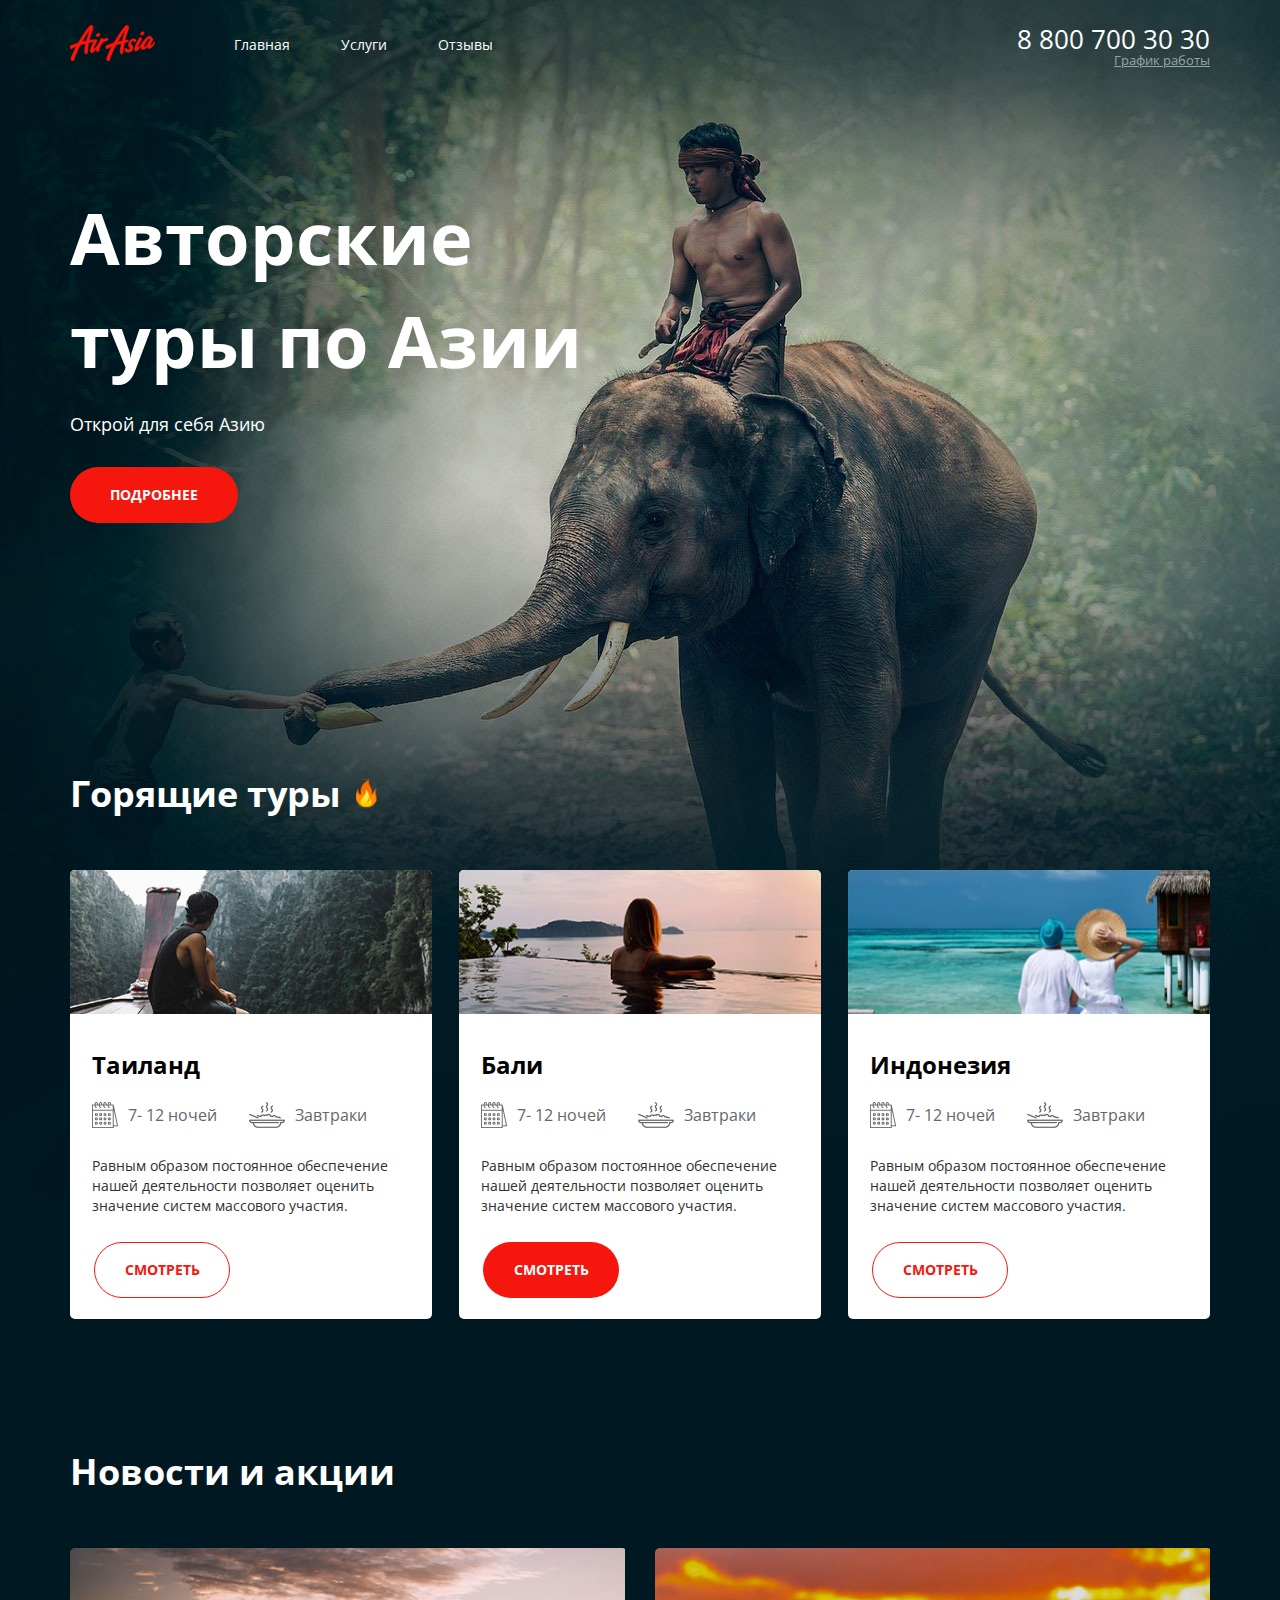
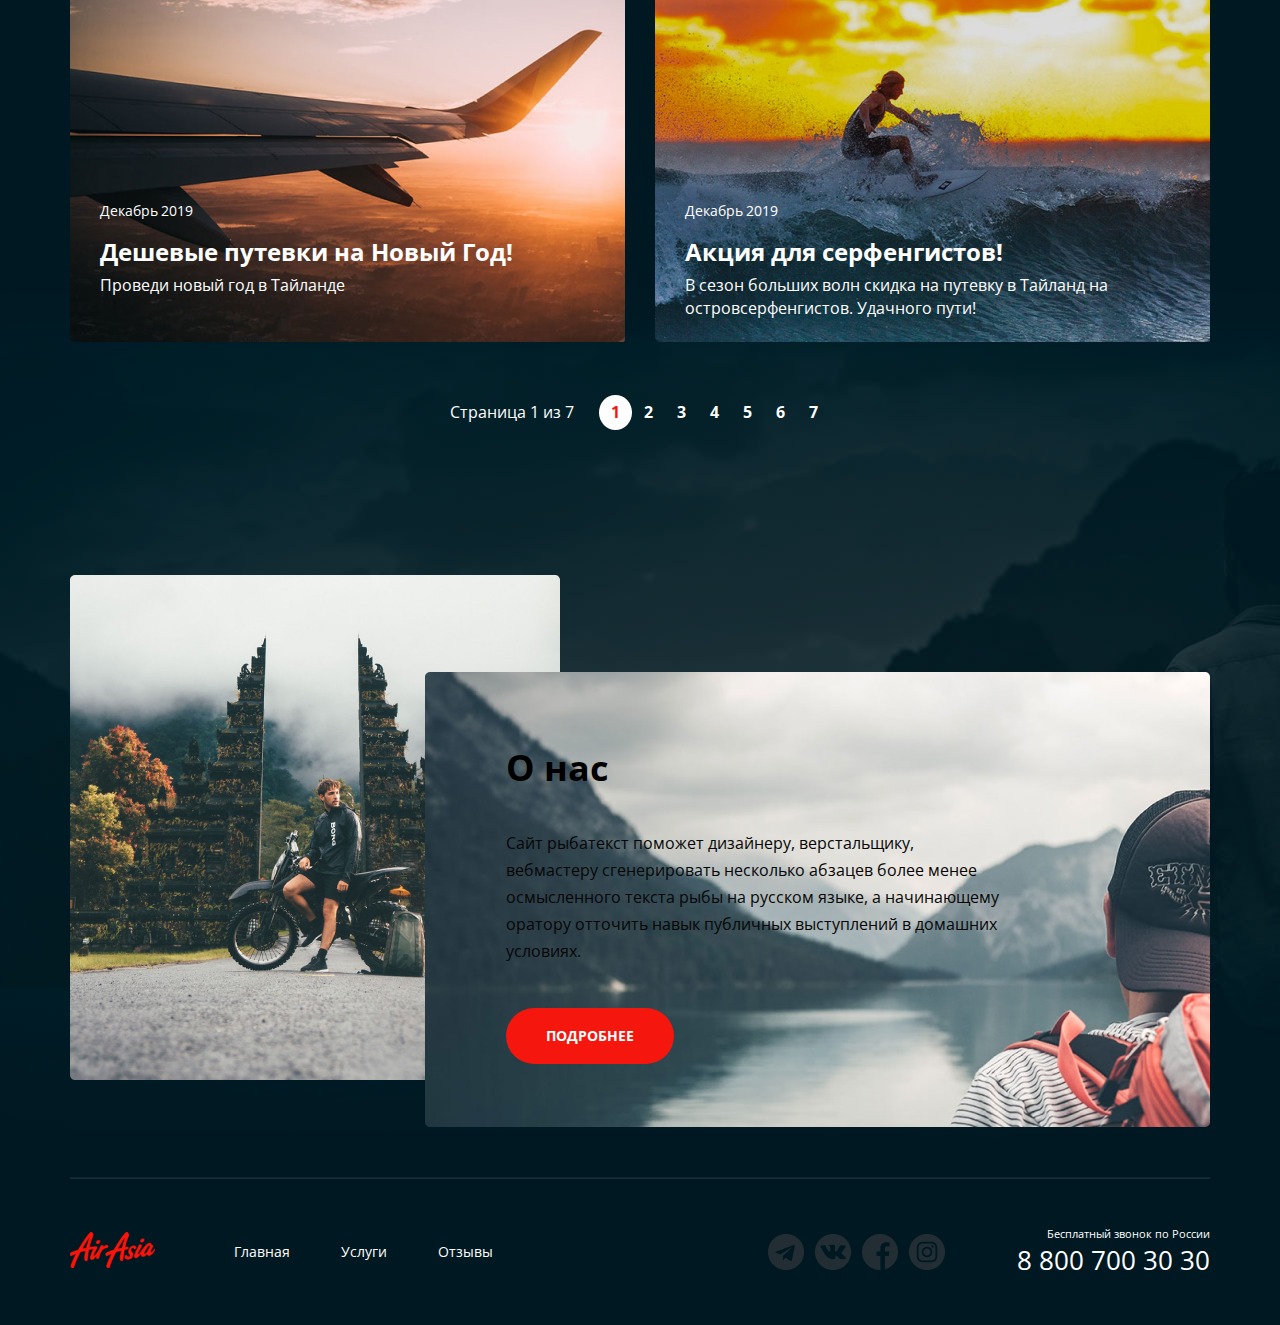
<file: index.html>
<!DOCTYPE html>
<html lang="ru">
<head>
    <meta charset="UTF-8">
    <meta http-equiv="X-UA-Compatible" content="IE=edge">
    <meta name="viewport" content="width=1920, initial-scale=1.0">
    <title>AirAsia</title>
    <link rel="stylesheet" href="main.css">
</head>
<body>
    <div class="wrapper">
        <div class="container">
            <header class="header">
                <div class="header__col">
                    <a href="index.html" class="logo">
                        <img src="./img/logo.svg" alt="Logo Icon" class="logo__pic">
                    </a>  
                    <nav class="menu">
                <ul class="menu__list">
                    <li class="menu__item">
                        <a href="index.html" class="menu__link">Главная</a>
                    </li>
                    <li class="menu__item">
                        <a href="services.html" class="menu__link">Услуги</a>
                    </li>
                    <li class="menu__item">
                        <a href="reviews.html" class="menu__link">Отзывы</a>
                    </li>            
                </ul>
                    </nav>
                </div>
                <div class="header__col header__col--align--right">
                    <address class="contacts">
                <a href="tel:+78007003030" class="contacts__phohe">8 800 700 30 30</a>
                <div class="dropdown">
                    <div class="dropdown__workhours">График работы</div>
                    <div class="dropdown__menu">
                        <ul class="dropdown__list">
                            <li class="dropdown__item">пн-вс: 09:00 - 20:00</li>
                            <li class="dropdown__item">Обед: 14:00-14:30</li>
                        </ul>
                    </div>
                </div>
                    </address>
                </div>
            </header>
            <main class="main">
                <div class="preview">
                <h1 class="preview__title">Авторские туры по Азии</h1>
                <p class="preview__text">Открой для себя Азию</p>
                <a href="" class="button">подробнее</a>   
                </div>
                <div class="section__cart-tours">
                <div class="cart-tours">
                <div class="cart-tours__title">
                    <h2 class="cart-tours__title-text">Горящие туры</h2>
                    <img src="./img/flame.svg" alt="" class="cart-tours__icon-fire">
                </div> 
                <ul class="cart-tour">
                    <li class="cart-tour__item">
                        <div class="cart-tour__picture">
                            <img src="./img/river.png" alt="" class="cart-tour__img">
                        </div>
                        <div class="cart-tour__content">
                            <h3 class="cart-tour__country">Таиланд</h3>
                            <div class="cart-tour__desc">
                                <div class="cart-tour__desc-bloc">
                                    <img src="./img/calendar.svg" alt="" class="cart-tour__icon-calendar"> 
                                    <div class="cart-tour__desc-period">7- 12 ночей</div>
                                </div>
                                <div class="cart-tour__desc-bloc">
                                    <img src="./img/meal.svg" alt="" class="cart-tour__icon-breakfast">
                                    <div class="cart-tour__desc-breakfast">Завтраки</div>
                                </div>
                            </div>
                            <p class="cart-tour__desc-text">Равным образом постоянное обеспечение нашей деятельности позволяет оценить значение систем массового участия.</p>       
                        </div>
                        <a href="" class="button button__passive">смотреть</a>
                    </li>
                    <li class="cart-tour__item">
                        <div class="cart-tour__picture">
                            <img src="./img/pool.png" alt="" class="cart-tour__img">
                        </div>
                        <div class="cart-tour__content">
                            <h3 class="cart-tour__country">Бали</h3>
                            <div class="cart-tour__desc">
                                <div class="cart-tour__desc-bloc">
                                    <img src="./img/calendar.svg" alt="" class="cart-tour__icon-calendar"> 
                                    <div class="cart-tour__desc-period">7- 12 ночей</div>
                                </div>
                                <div class="cart-tour__desc-bloc">
                                    <img src="./img/meal.svg" alt="" class="cart-tour__icon-breakfast">
                                    <div class="cart-tour__desc-breakfast">Завтраки</div>
                                </div>
                            </div> 
                            <p class="cart-tour__desc-text">Равным образом постоянное обеспечение нашей деятельности позволяет оценить значение систем массового участия.</p> 
                        </div>
                        <a href="" class="button button__active">смотреть</a>
                    </li>
                    <li class="cart-tour__item">
                        <div class="cart-tour__picture">
                            <img src="./img/ocean.png" alt="" class="cart-tour__img">
                        </div>
                        <div class="cart-tour__content">
                            <h3 class="cart-tour__country">Индонезия</h3>
                            <div class="cart-tour__desc">
                                <div class="cart-tour__desc-bloc">
                                    <img src="./img/calendar.svg" alt="" class="cart-tour__icon-calendar"> 
                                    <div class="cart-tour__desc-period">7- 12 ночей</div>
                                </div>
                                <div class="cart-tour__desc-bloc">
                                    <img src="./img/meal.svg" alt="" class="cart-tour__icon-breakfast">
                                    <div class="cart-tour__desc-breakfast">Завтраки</div>
                                </div>
                            </div>
                            <p class="cart-tour__desc-text">Равным образом постоянное обеспечение нашей деятельности позволяет оценить значение систем массового участия.</p> 
                        </div>
                        <a href="" class="button button__passive">смотреть</a>
                    </li>          
                </ul>
                </div>
                </div>
                <div class="news">
                <h2 class="news__title">Новости и акции</h2>
                <ul class="news__list">
                    <li class="news__item news__item-plain">
                        <div class="news__content">
                            <time class="news__date">
                                <div class="news__date-months">Декабрь</div>
                                <div class="news__date-year">2019</div>
                            </time>
                            <div class="news__subtitle">Дешевые путевки на Новый Год!</div>
                            <div class="news__text">Проведи новый год в Тайланде</div>
                        </div>
                    </li>
                    <li class="news__item news__item-surfer">
                        <div class="news__content">
                            <time class="news__date">
                                <div class="news__date-months">Декабрь</div>
                                <div class="news__date-year">2019</div>
                            </time>
                            <div class="news__subtitle">Акция для серфенгистов!</div>
                            <div class="news__text">В сезон больших волн скидка на путевку в Тайланд на островсерфенгистов. Удачного пути!</div>
                        </div>
                    </li>
                </ul>
                <div class="paginator">
                    <div class="paginator__display">Страница 1 из 7</div>
                    <ul class="paginator__list">
                        <li class="paginator__item">
                            <a href="#" class="paginator__link paginator__link--active">1</a>
                        </li>
                        <li class="paginator__item">
                            <a href="#" class="paginator__link">2</a>
                        </li>
                        <li class="paginator__item">
                            <a href="#" class="paginator__link">3</a>
                        </li>
                        <li class="paginator__item">
                            <a href="#" class="paginator__link">4</a>
                        </li>
                        <li class="paginator__item">
                            <a href="#" class="paginator__link">5</a>
                        </li>
                        <li class="paginator__item">
                            <a href="#" class="paginator__link">6</a>
                        </li>
                        <li class="paginator__item">
                            <a href="#" class="paginator__link">7</a>
                        </li>
                    </ul>
                </div>
                </div>
                <div class="about-us">
                <img src="./img/gates.png" alt="" class="about-us__gate">
                <div class="about-us__content">
                    <h2 class="about-us__title">О нас</h2>
                    <p class="about-us__description">Сайт рыбатекст поможет дизайнеру, верстальщику, вебмастеру сгенерировать несколько абзацев более менее осмысленного текста рыбы на русском языке, а начинающему оратору отточить навык публичных выступлений в домашних условиях. </p>
                    <a href="" class="button">подробнее</a>
                </div>
                </div>
                <hr class="hr">
            </main>
            <footer class="footer">
                <div class="footer__block">
                    <div class="logo">
                <a href="index.html" class="logo__link">
                    <img src="./img/logo.svg" alt="Logo Icon" class="logo__pic">
                </a>
                    </div>
                    <nav class="footer__menu">
                <ul class="menu__list">
                    <li class="menu__item">
                        <a href="index.html" class="menu__link">Главная</a>
                    </li>
                    <li class="menu__item">
                        <a href="services.html" class="menu__link">Услуги</a>
                    </li>
                    <li class="menu__item">
                        <a href="reviews.html" class="menu__link">Отзывы</a>
                    </li>
                </ul>
                    </nav>
                </div>
                <div class="footer__block">
                    <div class="socials">
                <ul class="socials__list">
                    <li class="socials__item socials__item-telegram"> </li>
                    <li class="socials__item socials__item-vk"> </li>
                    <li class="socials__item socials__item-facebook"> </li>
                    <li class="socials__item socials__item-instagram"> </li>
                </ul>              
                    </div>
                    <address class="contacts">
                <div class="contacts__text">Бесплатный звонок по России</div>
                <a href="tel:+78007003030" class="contacts__phohe">8 800 700 30 30</a>
                    </address>
                </div>      
            </footer>
        </div>
    </div>     
</body>
</html>
</file>
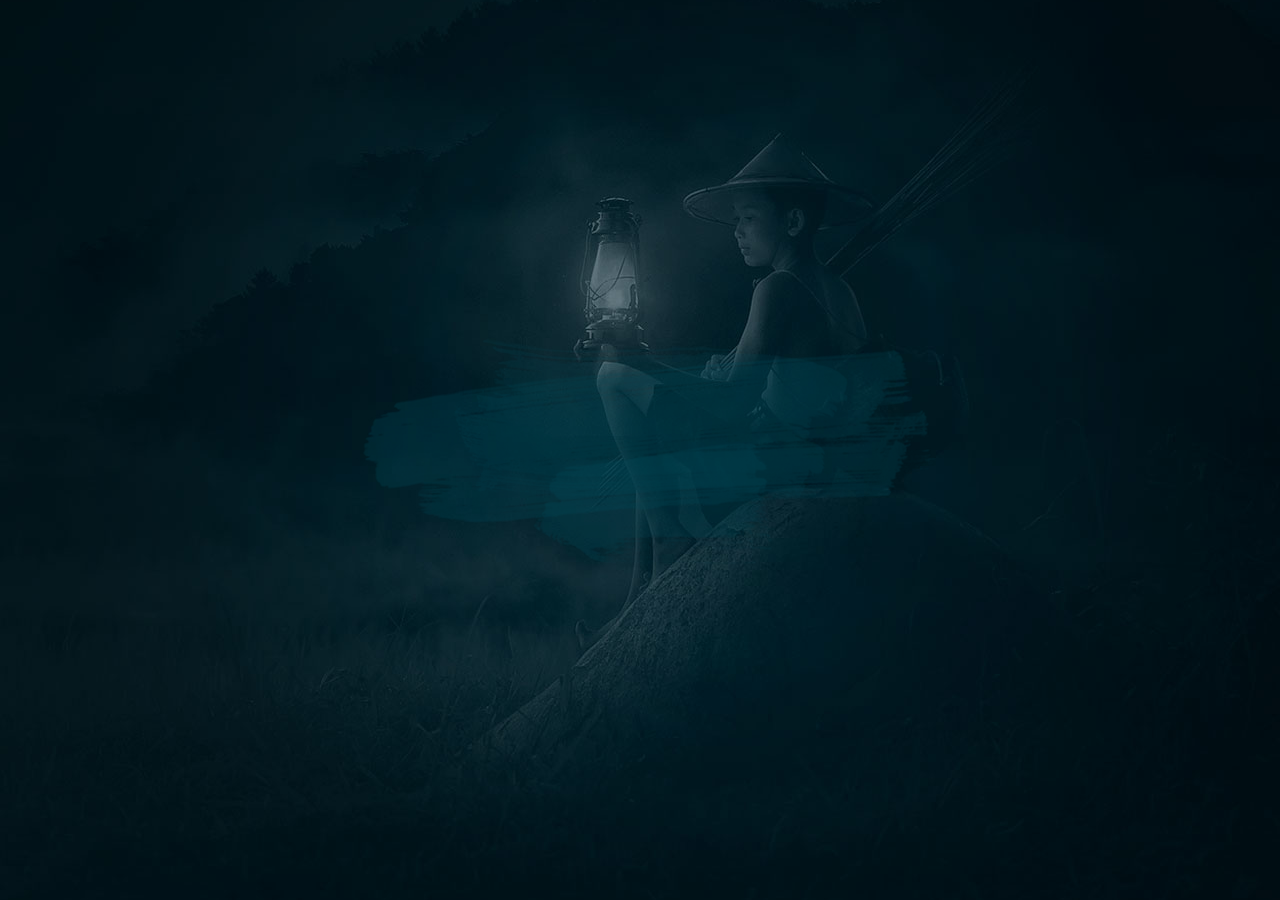
<file: welcome-page.html>
<!DOCTYPE html>
<html lang="ru">
<head>
    <meta charset="UTF-8">
    <meta http-equiv="X-UA-Compatible" content="IE=edge">
    <meta name="viewport" content="width=1920, initial-scale=1.0">
    <link rel="stylesheet" href="main.css">
    <title>welcome page</title>
</head>
<body>
    <div class="welcome">
            <div class="welcome__container">
                <div class="central central--asia">
                    <img src="./img/logo__welcome-page.svg" alt="air asia logo" class="central__logo">
                    <h3 class="central__title">Открой для себя Азию</h3>
                    <a href="index.html" class="button btn--welcome-page">войти</a> 
                </div>
            </div>
    </div>  
</body>
</html>
</file>
<file: main.css>
@import url(./css/layout/fonts.css);
@import url(./css/layout/normalize.css);
@import url(./css/layout/base.css);

@import url(./css/blocks/about-us.css);
@import url(./css/blocks/breadcrumbs.css);
@import url(./css/blocks/button.css);
@import url(./css/blocks/cart-tours.css);
@import url(./css/blocks/contacts.css);
@import url(./css/blocks/excursion.css);
@import url(./css/blocks/footer.css);
@import url(./css/blocks/header.css);
@import url(./css/blocks/hr.css);
@import url(./css/blocks/logo.css);
@import url(./css/blocks/menu.css);
@import url(./css/blocks/news.css);
@import url(./css/blocks/paginator.css);
@import url(./css/blocks/partners.css);
@import url(./css/blocks/preview.css);
@import url(./css/blocks/socials.css);
@import url(./css/blocks/top__line.css);
@import url(./css/blocks/page__content.css);
@import url(./css/blocks/inner__section.css);
@import url(./css/blocks/rewiews.css);
@import url(./css/blocks/separator.css);
@import url(./css/blocks/form.css);
@import url(./css/blocks/dropdown.css);
@import url(./css/blocks/controls.css);
@import url(./css/blocks/welcome-page.css);
</file>
